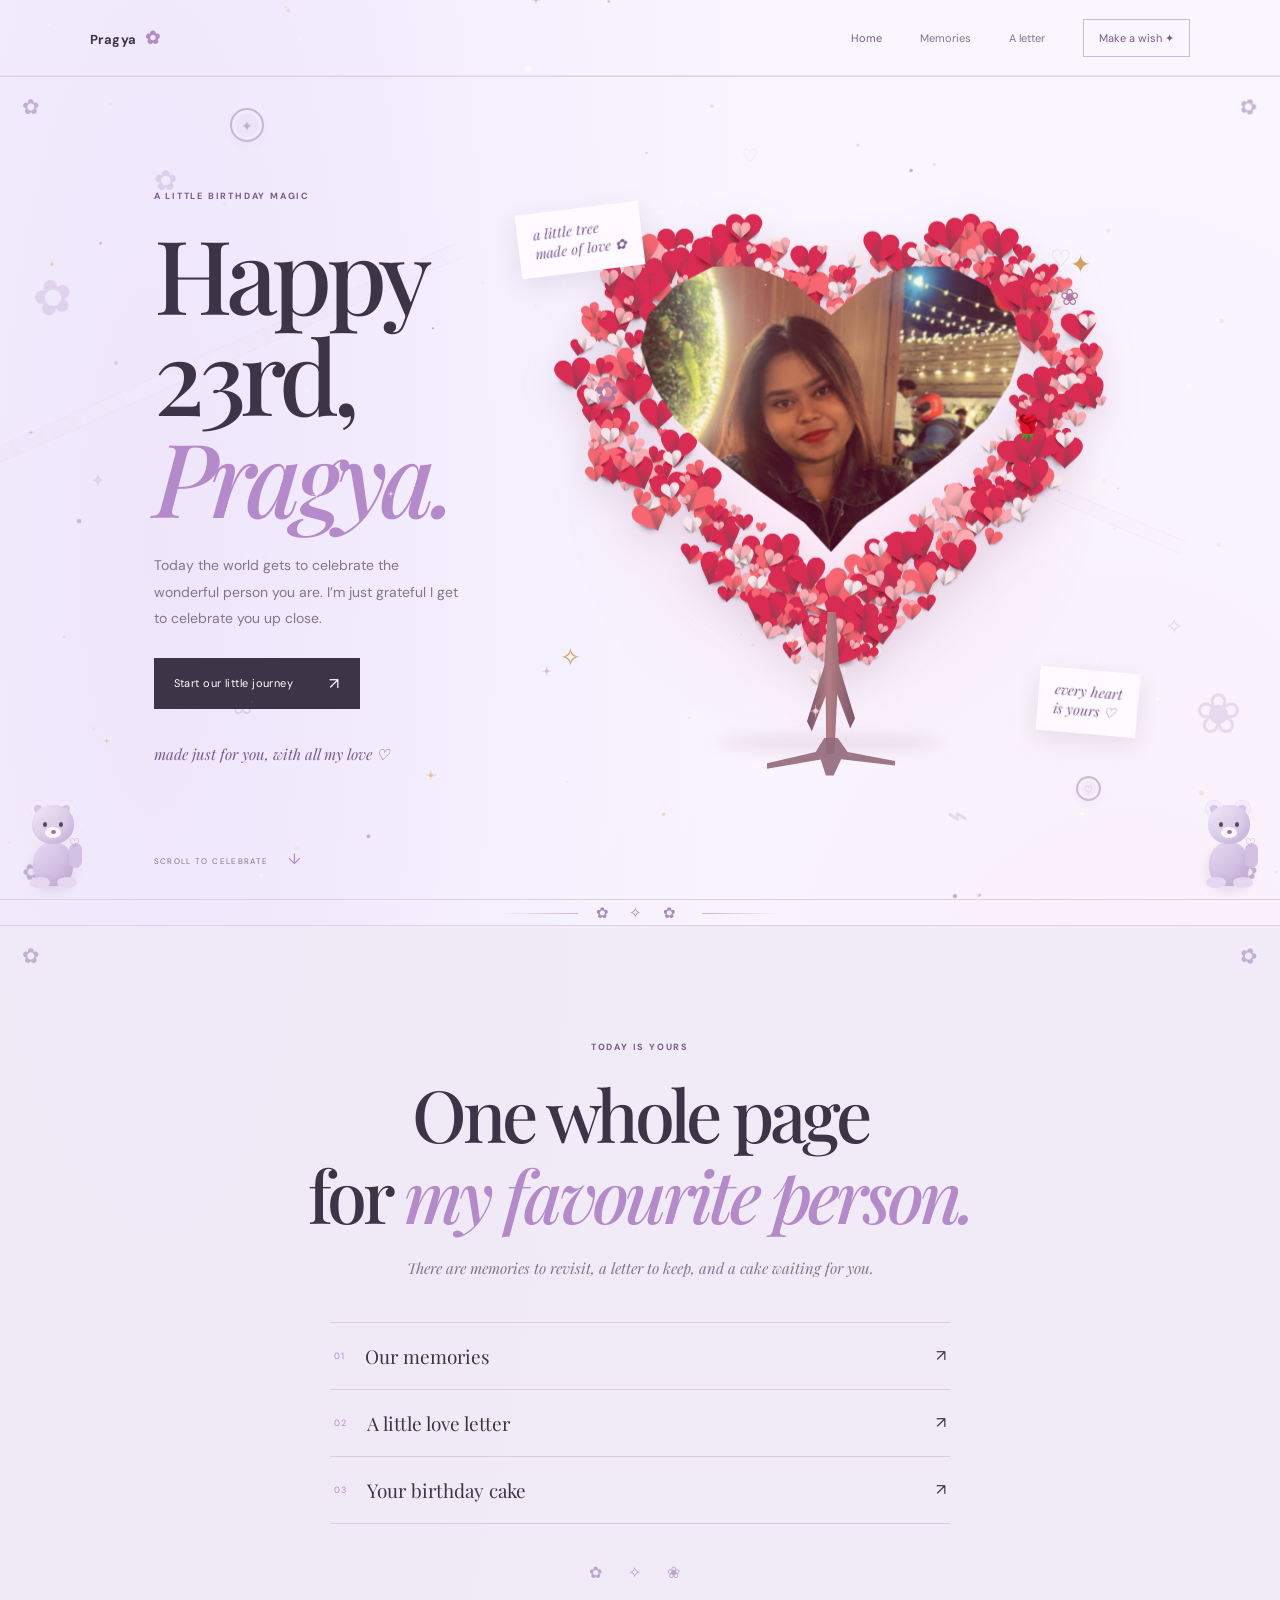
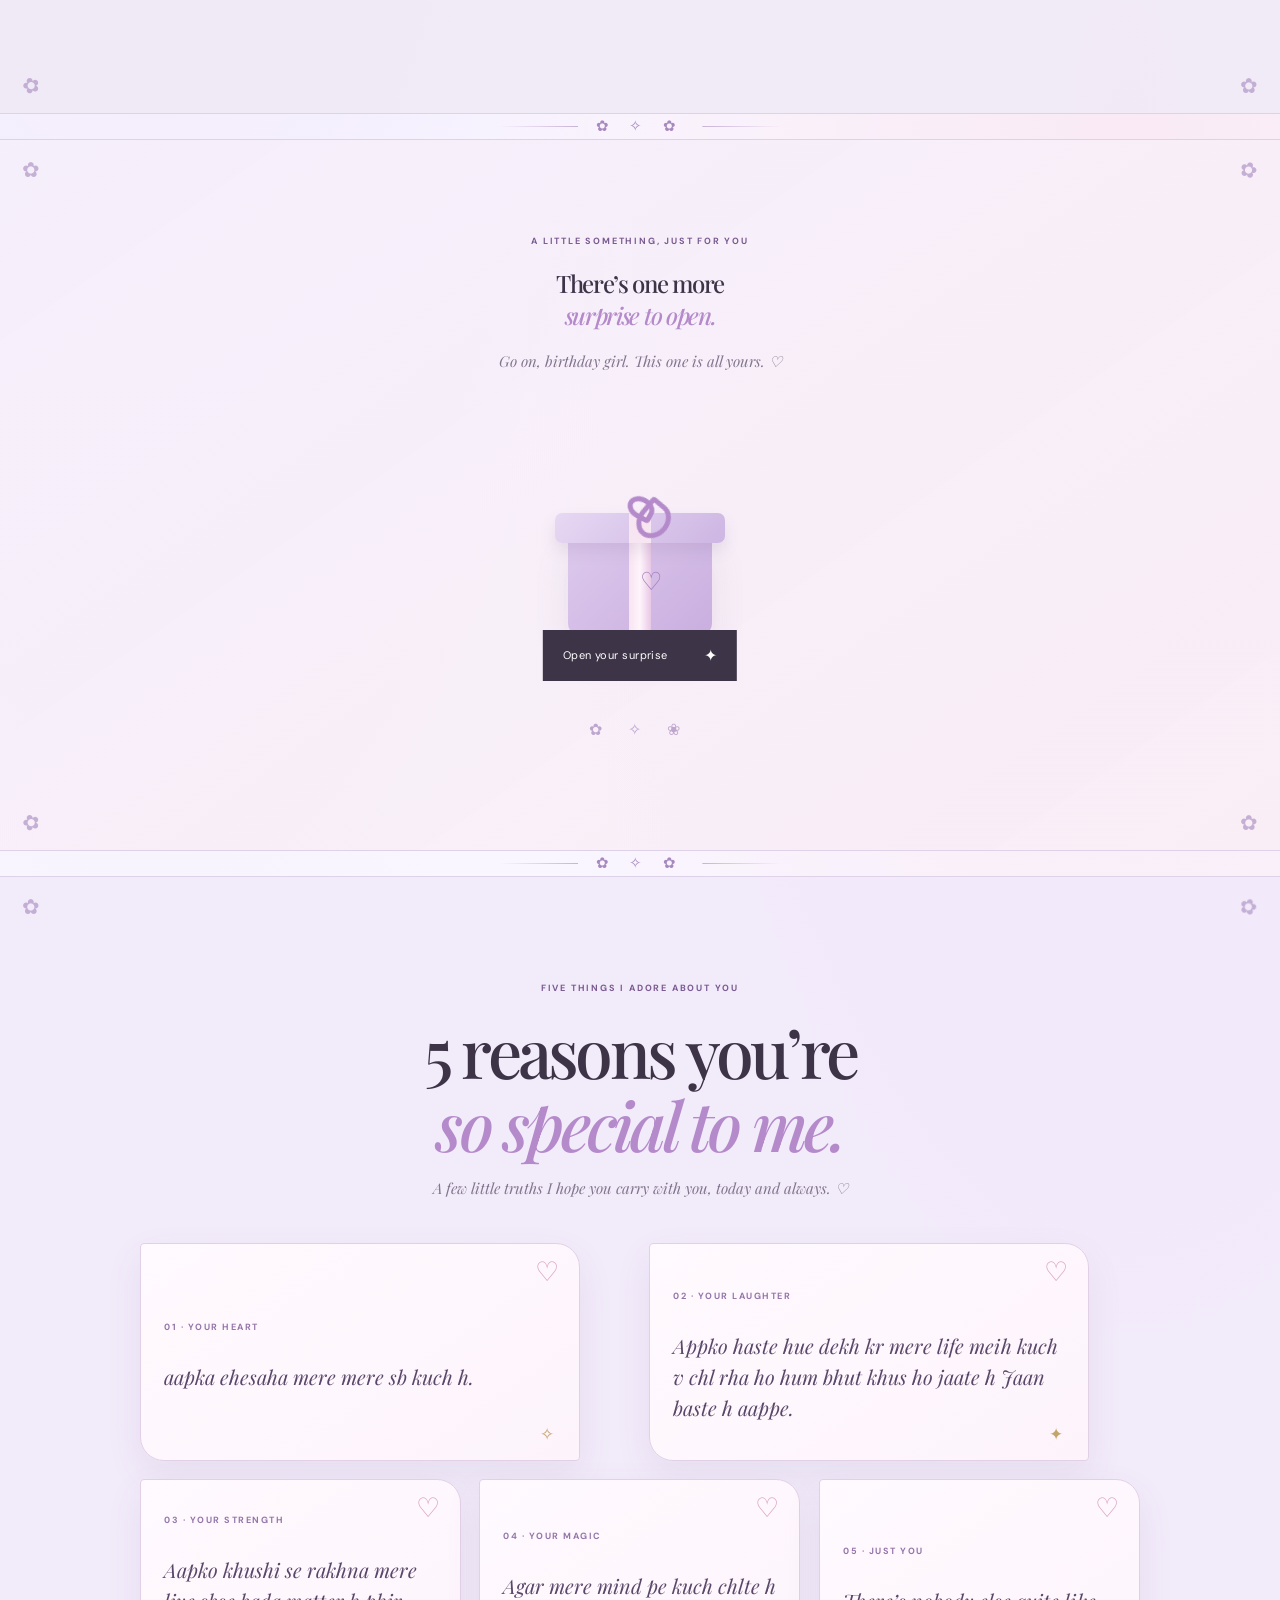
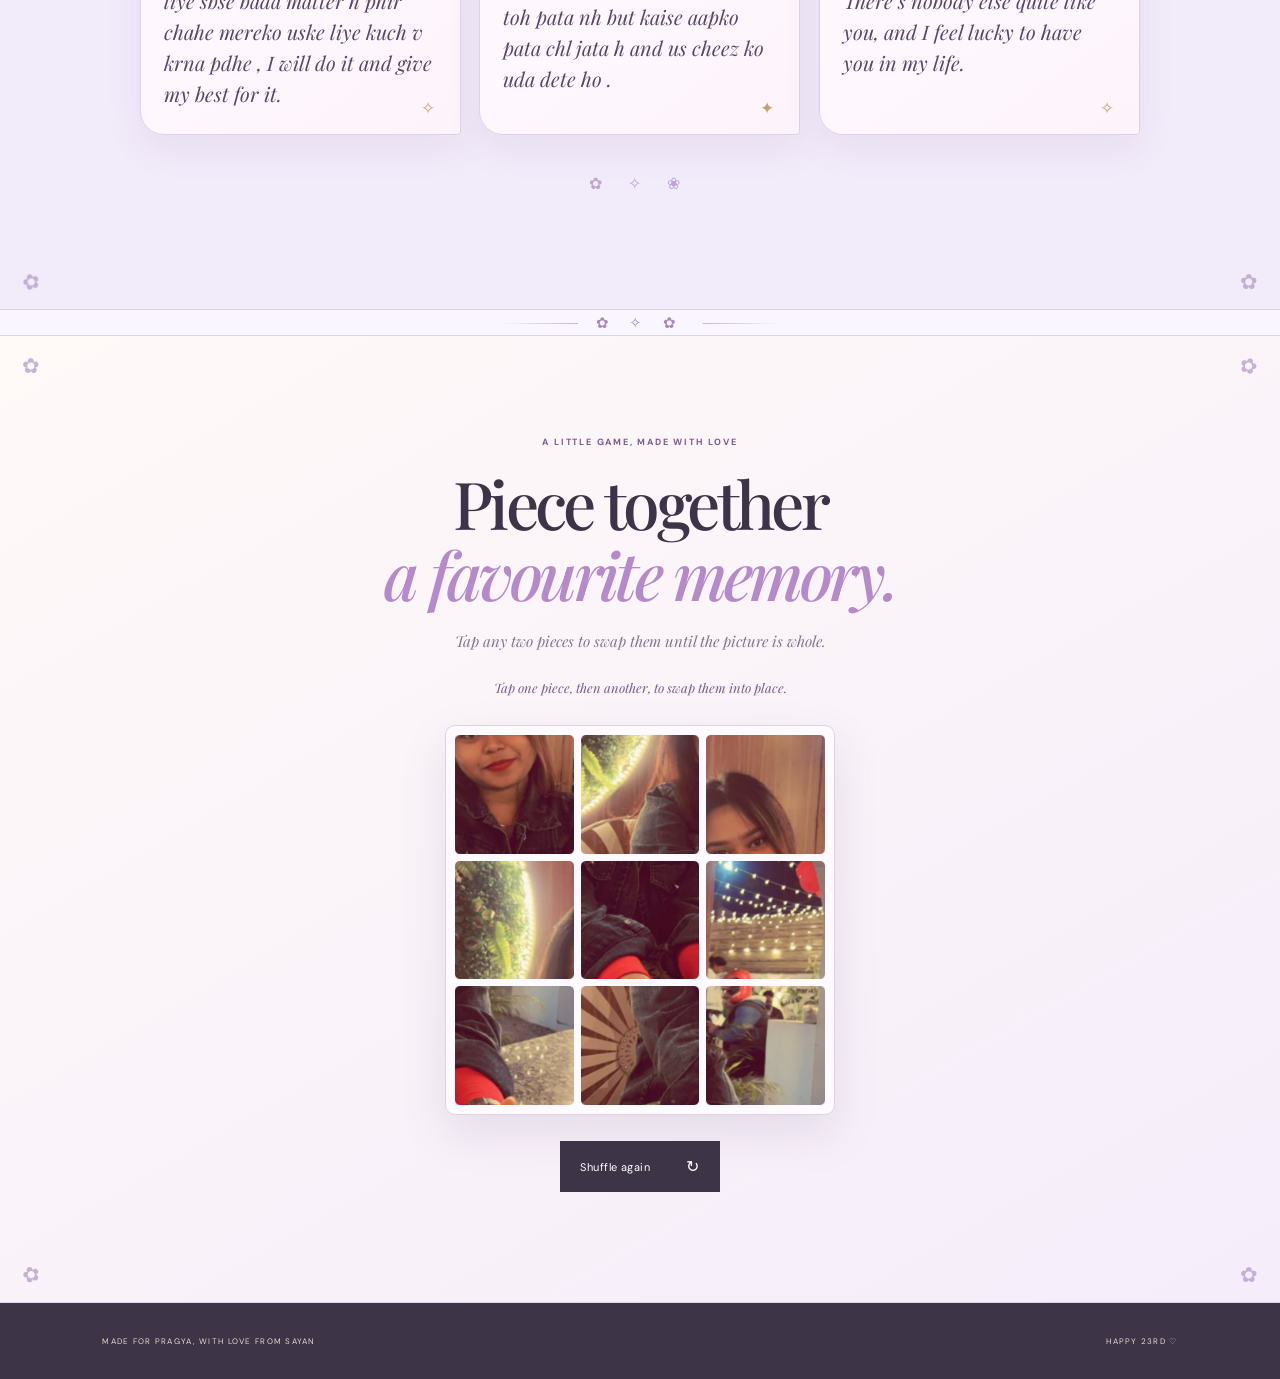
<file: index.html>
<!doctype html>
<html lang="en">
<head>
  <meta charset="utf-8">
  <meta name="viewport" content="width=device-width, initial-scale=1">
  <meta name="theme-color" content="#f9f6ff">
  <title>Happy 23rd, Pragya ✿</title>
  <link rel="preconnect" href="https://fonts.googleapis.com">
  <link rel="preconnect" href="https://fonts.gstatic.com" crossorigin>
  <link href="https://fonts.googleapis.com/css2?family=DM+Sans:wght@400;500;600;700&family=Playfair+Display:ital,wght@0,500;0,600;0,700;1,500;1,600&display=swap" rel="stylesheet">
  <link rel="stylesheet" href="style.css">
</head>
<body data-page="home">
  <canvas id="sparkles" aria-hidden="true"></canvas>
  <header class="site-header"><a class="brand" href="index.html">   Pragya <span>✿</span></a><nav><a class="active" href="index.html">Home</a><a href="memories.html">Memories</a><a href="letter.html">A letter</a><a class="nav-special" href="cake.html">Make a wish ✦</a></nav></header>
  <main>
    <section class="home-hero">
      <div class="hero-copy"><p class="eyebrow">A LITTLE BIRTHDAY MAGIC</p><h1>Happy 23rd,<br><em>Pragya.</em></h1><p class="hero-text">Today the world gets to celebrate the wonderful person you are. I’m just grateful I get to celebrate you up close.</p><a class="pill-button" href="memories.html">Start our little journey <span>↗</span></a><p class="handwritten">made just for you, with all my love ♡</p></div>
      <div class="hero-visual heart-tree-visual">
        <div class="heart-tree-scene" id="heartTreeScene" role="img" aria-label="A heart tree with a photo of Pragya inside its heart-shaped canopy">
          <div class="tree-aura"></div>
          <div class="heart-tree-canopy" id="heartTreeCanopy">
            <div class="heart-tree-artwork">
              <img class="heart-tree-art" src="assets/flying-heart-filled-heart-2.png" alt="" aria-hidden="true">
              <img class="tree-center-photo" src="assets/WhatsApp Image 2026-10-21 at 12.43.03 AM.jpeg" alt="" aria-hidden="true">
            </div>
          </div>
          <div class="heart-tree-trunk" aria-hidden="true"></div>
          <div class="heart-tree-roots" aria-hidden="true"></div>
          <div class="tree-ground" aria-hidden="true"></div>
          <span class="tree-flower tree-flower-one" aria-hidden="true">✿</span>
          <span class="tree-flower tree-flower-two" aria-hidden="true">❀</span>
          <span class="tree-rose" aria-hidden="true">🌹</span>
        </div>
        <span class="floating-note note-top">a little tree<br>made of love ✿</span>
        <span class="floating-note note-bottom">every heart<br>is yours ♡</span>
        <span class="twinkle twinkle-a">✦</span><span class="twinkle twinkle-b">✧</span>
      </div>
      <div class="scroll-cue">SCROLL TO CELEBRATE <span>↓</span></div>
    </section>
    <section class="home-note"><p class="eyebrow">TODAY IS YOURS</p><h2>One whole page<br>for <em>my favourite person.</em></h2><p>There are memories to revisit, a letter to keep, and a cake waiting for you.</p><div class="home-links"><a href="memories.html"><span>01</span> Our memories <b>↗</b></a><a href="letter.html"><span>02</span> A little love letter <b>↗</b></a><a href="cake.html"><span>03</span> Your birthday cake <b>↗</b></a></div></section>
    <section class="gift-surprise" id="gift-surprise">
      <p class="eyebrow">A LITTLE SOMETHING, JUST FOR YOU</p>
      <h2>There’s one more<br><em>surprise to open.</em></h2>
      <p>Go on, birthday girl. This one is all yours. ♡</p>
      <div class="gift-stage" id="giftStage">
        <div class="surprise-gift" aria-hidden="true"><div class="surprise-gift-body"><span class="surprise-gift-heart">♡</span></div><div class="surprise-gift-lid"></div><div class="gift-bow"></div></div>
        <article class="surprise-note" id="surpriseNote" aria-live="polite" hidden>
          <span class="eyebrow">A LITTLE NOTE FOR YOU</span>
          <h2>You are my favourite gift. ♡</h2>
          <p>I hope this year brings you soft mornings, big laughs, lovely adventures, and all the love your heart can hold.</p>
        </article>
        <button class="pill-button gift-open-button" id="openGift" type="button">Open your surprise <span>✦</span></button>
      </div>
    </section>
    <section class="reasons-section" aria-labelledby="reasonsTitle">
      <p class="eyebrow">FIVE THINGS I ADORE ABOUT YOU</p>
      <h2 id="reasonsTitle">5 reasons you’re<br><em>so special to me.</em></h2>
      <p>A few little truths I hope you carry with you, today and always. ♡</p>
      <div class="reasons-grid">
        <article class="reason-card"><span class="reason-heart" aria-hidden="true">♡</span><span class="reason-label">01 · YOUR HEART</span><p>aapka ehesaha mere mere sb kuch h.</p><span class="reason-sparkle" aria-hidden="true">✧</span></article>
        <article class="reason-card"><span class="reason-heart" aria-hidden="true">♡</span><span class="reason-label">02 · YOUR LAUGHTER</span><p>Appko haste hue dekh kr mere life meih kuch v chl rha ho hum bhut khus ho jaate h Jaan baste h aappe.</p><span class="reason-sparkle" aria-hidden="true">✦</span></article>
        <article class="reason-card"><span class="reason-heart" aria-hidden="true">♡</span><span class="reason-label">03 · YOUR STRENGTH</span><p>Aapko khushi se rakhna mere liye sbse bada matter h phir chahe mereko uske liye kuch v krna pdhe , I will do it and give my best for it.</p><span class="reason-sparkle" aria-hidden="true">✧</span></article>
        <article class="reason-card"><span class="reason-heart" aria-hidden="true">♡</span><span class="reason-label">04 · YOUR MAGIC</span><p>Agar mere mind pe kuch chlte h toh pata nh but kaise aapko pata chl jata h and us cheez ko uda dete ho .</p><span class="reason-sparkle" aria-hidden="true">✦</span></article>
        <article class="reason-card"><span class="reason-heart" aria-hidden="true">♡</span><span class="reason-label">05 · JUST YOU</span><p>There’s nobody else quite like you, and I feel lucky to have you in my life.</p><span class="reason-sparkle" aria-hidden="true">✧</span></article>
      </div>
    </section>
    <section class="photo-puzzle-section" aria-labelledby="puzzleTitle">
      <p class="eyebrow">A LITTLE GAME, MADE WITH LOVE</p>
      <h2 id="puzzleTitle">Piece together<br><em>a favourite memory.</em></h2>
      <p class="puzzle-intro">Tap any two pieces to swap them until the picture is whole.</p>
      <p class="puzzle-status" id="puzzleStatus" aria-live="polite">Loading the photo puzzle…</p>
      <div class="puzzle-board" id="puzzleBoard" aria-label="Photo puzzle, 3 by 3 pieces" hidden></div>
      <button class="puzzle-shuffle pill-button" id="shufflePuzzle" type="button" hidden>Shuffle again <span>↻</span></button>
      <dialog class="puzzle-surprise" id="puzzleSurprise" aria-labelledby="puzzleSurpriseTitle">
        <div class="puzzle-surprise-inner">
          <span class="puzzle-card-flower" aria-hidden="true">✿</span>
          <p class="eyebrow">YOU PUT EVERY PIECE TOGETHER</p>
          <h2 id="puzzleSurpriseTitle">Just like you make<br><em>my world whole.</em></h2>
          <p>Aaj k din i guess is one of the best day of my life as mere BabuShona ka birthday h Saayd  hum kv word meih nh keh payenge ki aap mere liye kitna special ho , kitna matter krte ho , I love you from the every part of my heart , mere aapke saath puri life chaiye babu ,hum aapko wo saari khushiyan dena chata hoon, jo aap chahte bh jo hum chate h aapko dena , mere liye poori duniya ho aap , Every little moment with you finds its place in my heart. Thank you for being my favourite person, my happiest thought, and the loveliest part of every day. Last hum yhi kehenge ki life meih kitne v problem hi q na aaye hum kv v aapko akele nh chorenge , And I will always love you more than anything else. I love you, Pragya. ♡</p>
          <button class="pill-button" id="closePuzzleNote" type="button">Keep this little note <span>♡</span></button>
        </div>
      </dialog>
    </section>
  </main>
  <footer><span>MADE FOR PRAGYA, WITH LOVE FROM SAYAN</span><span>HAPPY 23RD ♡</span></footer>
  <script src="script.js"></script>
</body>
</html>
</file>
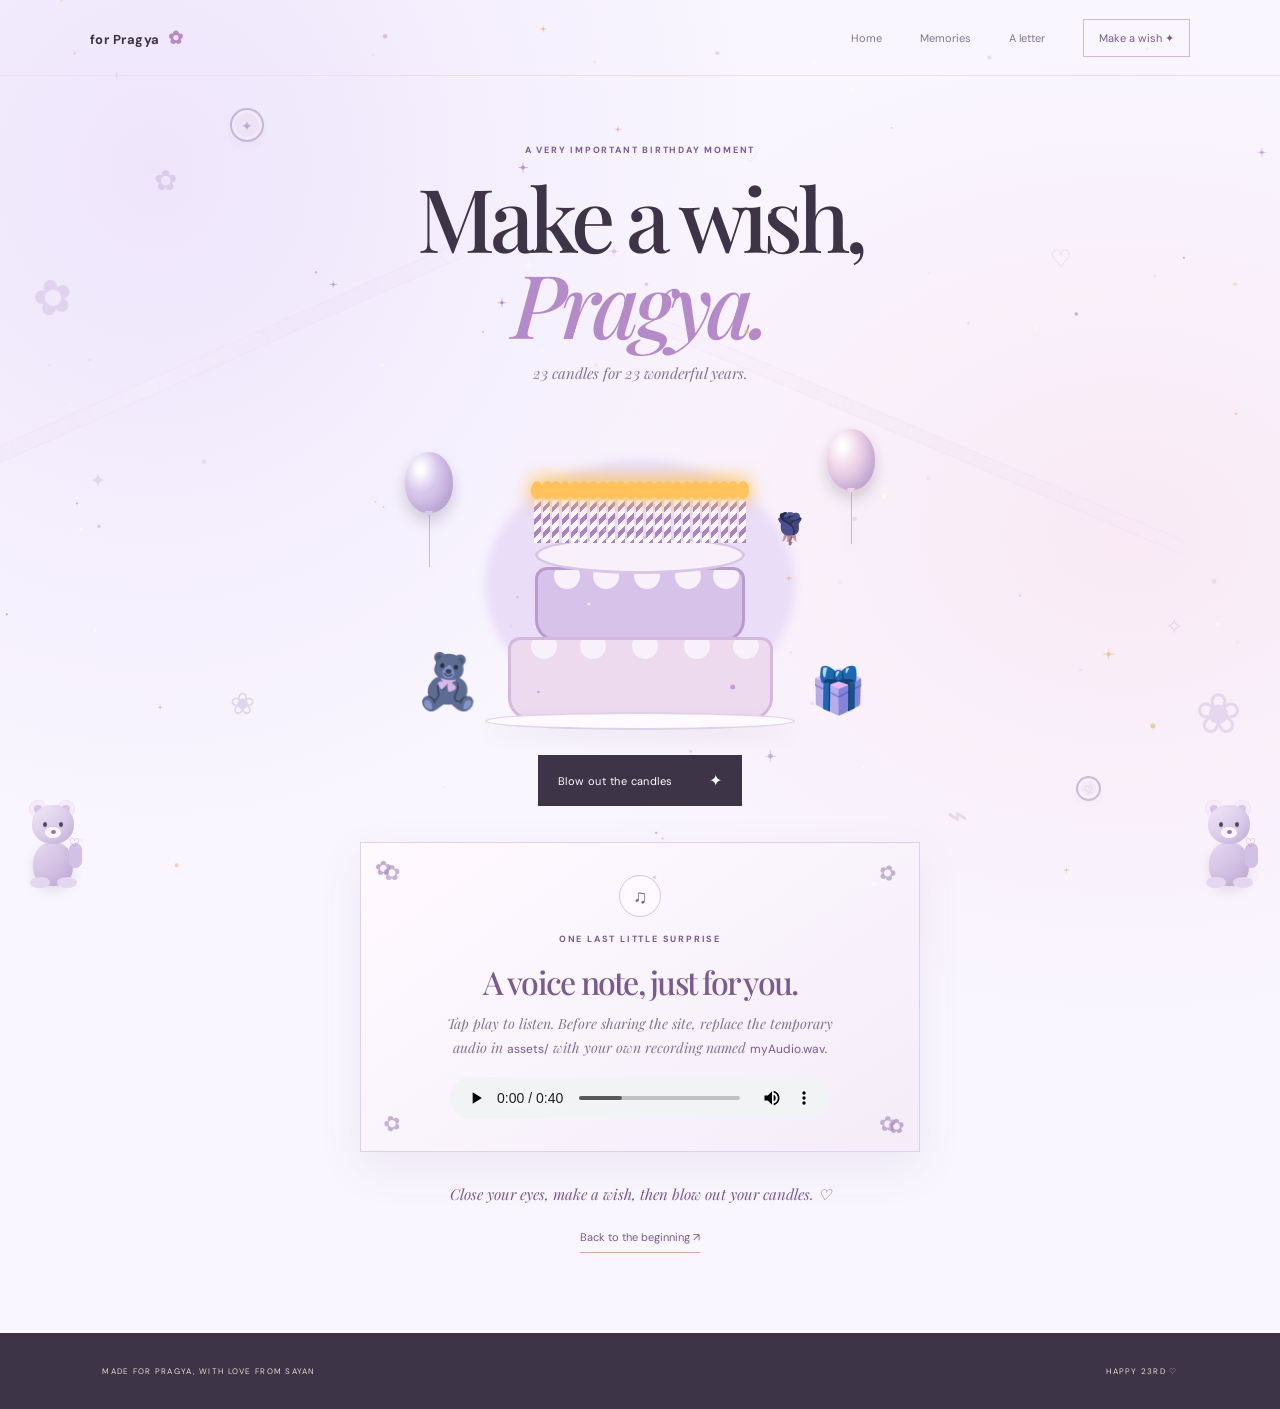
<file: cake.html>
<!doctype html>
<html lang="en">
<head><meta charset="utf-8"><meta name="viewport" content="width=device-width, initial-scale=1"><meta name="theme-color" content="#f9f6ff"><title>Make a Wish, Pragya!</title><link rel="preconnect" href="https://fonts.googleapis.com"><link rel="preconnect" href="https://fonts.gstatic.com" crossorigin><link href="https://fonts.googleapis.com/css2?family=DM+Sans:wght@400;500;600;700&family=Playfair+Display:ital,wght@0,500;0,600;0,700;1,500;1,600&display=swap" rel="stylesheet"><link rel="stylesheet" href="style.css"></head>
<body data-page="cake"><canvas id="sparkles" aria-hidden="true"></canvas><header class="site-header"><a class="brand" href="index.html">for Pragya <span>✿</span></a><nav><a href="index.html">Home</a><a href="memories.html">Memories</a><a href="letter.html">A letter</a><a class="nav-special active" href="cake.html">Make a wish ✦</a></nav></header>
<main class="cake-page"><p class="eyebrow">A VERY IMPORTANT BIRTHDAY MOMENT</p><h1>Make a wish,<br><em>Pragya.</em></h1><p class="cake-subtitle">23 candles for 23 wonderful years.</p><div class="cake-scene"><div class="cake-glow"></div><div class="cake"><div class="candles" id="candles"></div><div class="cake-top"></div><div class="cake-layer layer-one"><i></i><i></i><i></i><i></i><i></i></div><div class="cake-layer layer-two"><i></i><i></i><i></i><i></i><i></i></div><div class="cake-plate"></div></div><div class="cake-decor" aria-hidden="true"><span class="cake-decor-item cake-balloon cake-balloon-left"></span><span class="cake-decor-item cake-balloon cake-balloon-right"></span><span class="cake-decor-item cake-teddy">🧸</span><span class="cake-decor-item cake-gift">🎁</span><span class="cake-decor-item cake-rose">🌹</span></div></div><button class="pill-button blow-button" id="blowCandles" type="button">Blow out the candles <span>✦</span></button><article class="wish-reveal" id="wishReveal" aria-live="polite" hidden><span class="eyebrow">A SMALL MESSAGE</span><h2>Happy birthday, my love. ♡</h2><p>, I am a person with no paitence, but I am waiting for you , Because I genuinely love you more than anything else I just wanted to make you feel totally loved that way you deserved , I know I am not perfect and also sometimes boring , but Promise , I will not leave you for a single time alone  nor give up upon you anytime ,</p><span class="wish-signoff">Forever cheering for you ✿</span></article><section class="voice-note-card" aria-labelledby="voiceNoteTitle"><span class="voice-note-icon" aria-hidden="true">♫</span><p class="eyebrow">ONE LAST LITTLE SURPRISE</p><h2 id="voiceNoteTitle">A voice note, just for you.</h2><p>Tap play to listen. Before sharing the site, replace the temporary audio in <code>assets/</code> with your own recording named <code>myAudio.wav</code>.</p><audio class="voice-note-player" controls preload="metadata" aria-label="Play the birthday voice note"><source src="assets/myAudio.wav" type="audio/wav">Your browser does not support audio playback.</audio></section><p class="wish-result" id="wishResult" aria-live="polite">Close your eyes, make a wish, then blow out your candles. ♡</p><a class="back-home" href="index.html">Back to the beginning ↗</a></main><footer><span>MADE FOR PRAGYA, WITH LOVE FROM SAYAN</span><span>HAPPY 23RD ♡</span></footer><script src="script.js"></script></body></html>
</file>
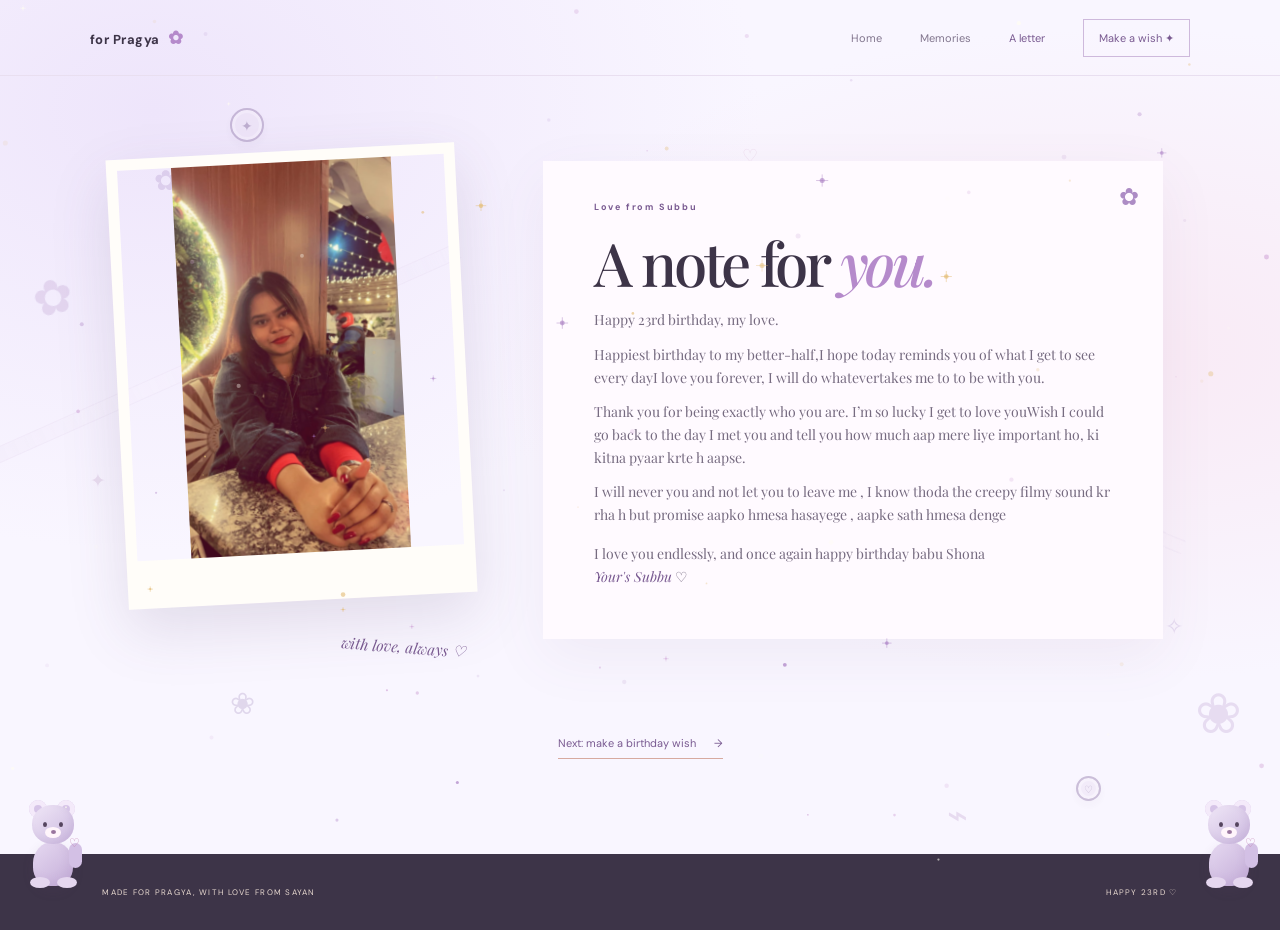
<file: letter.html>
<!doctype html>
<html lang="en">
<head><meta charset="utf-8"><meta name="viewport" content="width=device-width, initial-scale=1"><meta name="theme-color" content="#f9f6ff"><title>A Letter for Pragya</title><link rel="preconnect" href="https://fonts.googleapis.com"><link rel="preconnect" href="https://fonts.gstatic.com" crossorigin><link href="https://fonts.googleapis.com/css2?family=DM+Sans:wght@400;500;600;700&family=Playfair+Display:ital,wght@0,500;0,600;0,700;1,500;1,600&display=swap" rel="stylesheet"><link rel="stylesheet" href="style.css"></head>
<body data-page="letter"><canvas id="sparkles" aria-hidden="true"></canvas><header class="site-header"><a class="brand" href="index.html">for Pragya <span>✿</span></a><nav><a href="index.html">Home</a><a href="memories.html">Memories</a><a class="active" href="letter.html">A letter</a><a class="nav-special" href="cake.html">Make a wish ✦</a></nav></header>
<main class="letter-page"><div class="letter-side"><div class="letter-photo photo-frame" data-photo="letter"><span>a photo that feels like her</span></div><p class="handwritten">with love, always ♡</p></div><article class="letter-paper"><p class="eyebrow">Love from Subbu</p><h1>A note for <em>you.</em></h1><div class="letter-copy"><p>Happy 23rd birthday, my love.</p><p>Happiest birthday to my better-half,I hope today reminds you of what I get to see every dayI love you forever, I will do whatevertakes me to to be with you.</p><p>Thank you for being exactly who you are. I’m so lucky I get to love youWish I could go back to the day I met you and tell you how much aap mere liye important ho, ki kitna pyaar krte h aapse.</p><p>I will never you and not let you to leave me , I know thoda the creepy filmy sound kr rha h but promise aapko hmesa hasayege , aapke sath hmesa denge </p><p class="signoff">I love you endlessly, and once again happy birthday babu Shona <br><em>Your's Subbu</em> ♡</p></div></article><a class="next-link" href="cake.html">Next: make a birthday wish <span>→</span></a></main><footer><span>MADE FOR PRAGYA, WITH LOVE FROM SAYAN</span><span>HAPPY 23RD ♡</span></footer><script src="script.js"></script></body></html>
</file>
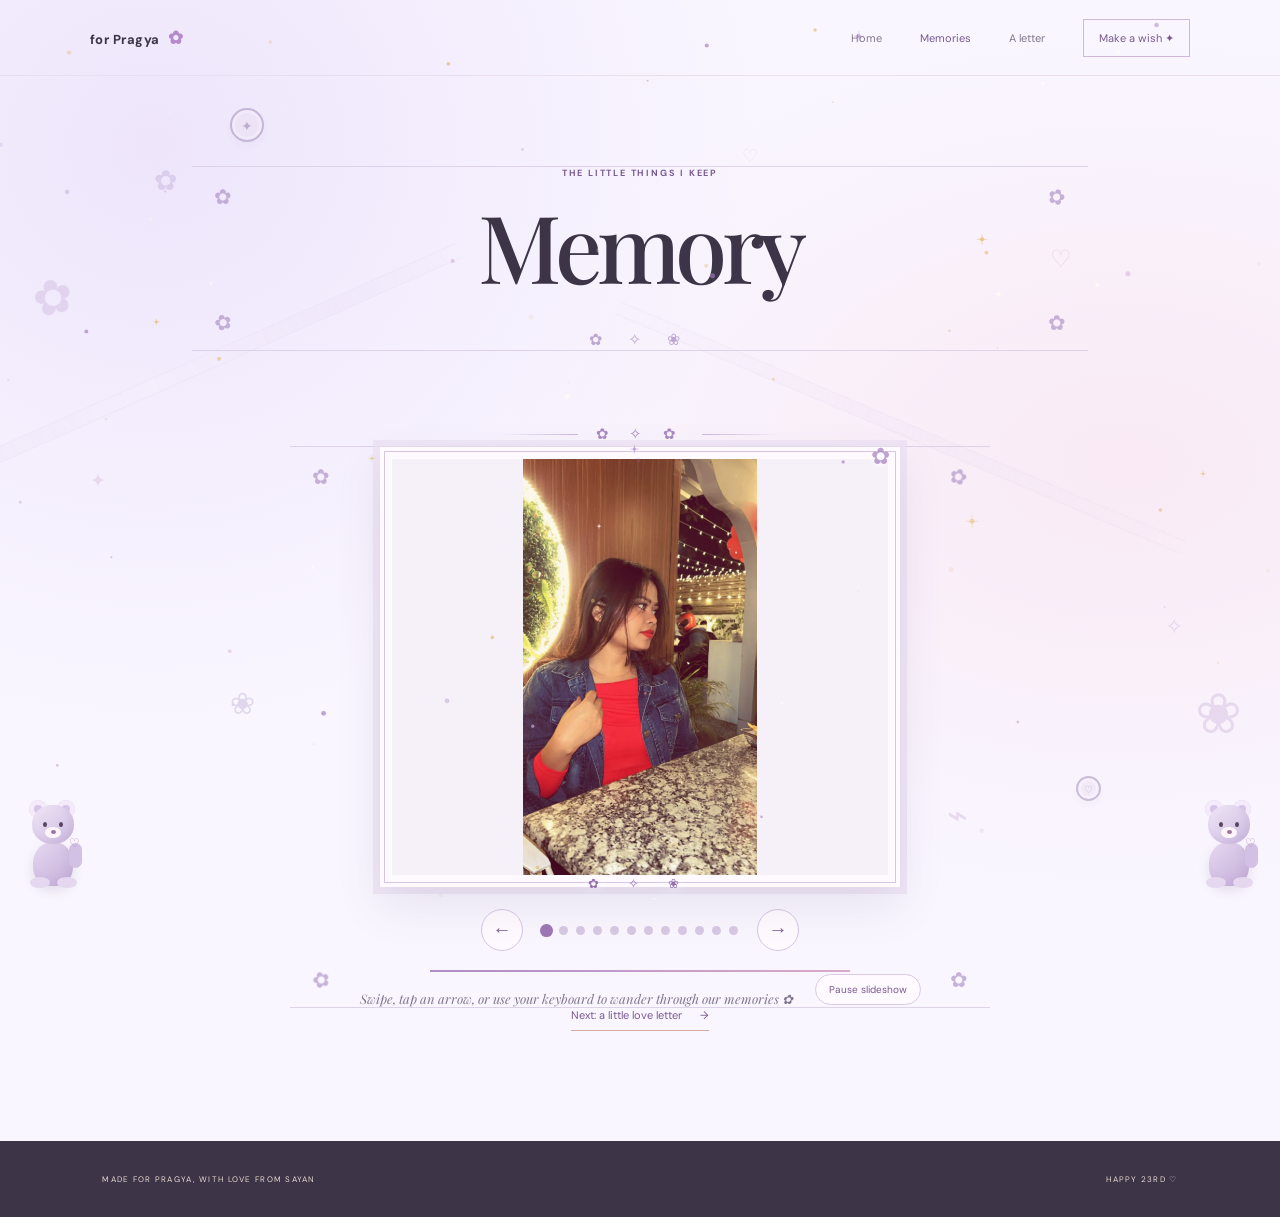
<file: memories.html>
<!doctype html>
<html lang="en">
<head><meta charset="utf-8"><meta name="viewport" content="width=device-width, initial-scale=1"><meta name="theme-color" content="#f9f6ff"><title>Memory · Pragya</title><link rel="preconnect" href="https://fonts.googleapis.com"><link rel="preconnect" href="https://fonts.gstatic.com" crossorigin><link href="https://fonts.googleapis.com/css2?family=DM+Sans:wght@400;500;600;700&family=Playfair+Display:ital,wght@0,500;0,600;0,700;1,500;1,600&display=swap" rel="stylesheet"><link rel="stylesheet" href="style.css"></head>
<body data-page="memories"><canvas id="sparkles" aria-hidden="true"></canvas><header class="site-header"><a class="brand" href="index.html">for Pragya <span>✿</span></a><nav><a href="index.html">Home</a><a class="active" href="memories.html">Memories</a><a href="letter.html">A letter</a><a class="nav-special" href="cake.html">Make a wish ✦</a></nav></header>
<main class="inner-page"><section class="page-intro"><p class="eyebrow">THE LITTLE THINGS I KEEP</p><h1>Memory</h1></section>
  <section class="memory-carousel" aria-label="Our photo memories">
  <div class="memory-grid memory-slider" id="memorySlider" role="region" tabindex="0" aria-label="Swipeable photo memories" aria-live="polite">
    <figure class="memory-card memory-large"><div class="memory-image" data-photo="memory-1"><span>add a favourite photo</span></div></figure>
    <figure class="memory-card"><div class="memory-image" data-photo="memory-2"><span>add a favourite photo</span></div></figure>
    <figure class="memory-card"><div class="memory-image" data-photo="memory-3"><span>add a favourite photo</span></div></figure>
    <figure class="memory-card"><div class="memory-image" data-photo="memory-4"><span>add a favourite photo</span></div></figure>
    <figure class="memory-card"><div class="memory-image" data-photo="memory-5"><span>add a favourite photo</span></div></figure>
    <figure class="memory-card"><div class="memory-image" data-photo="memory-6"><span>add a favourite photo</span></div></figure>
    <figure class="memory-card"><div class="memory-image" data-photo="memory-7"><span>add a favourite photo</span></div></figure>
    <figure class="memory-card"><div class="memory-image" data-photo="memory-8"><span>add a favourite photo</span></div></figure>
    <figure class="memory-card"><div class="memory-image" data-photo="memory-9"><span>add a favourite photo</span></div></figure>
    <figure class="memory-card"><div class="memory-image" data-photo="memory-10"><span>add a favourite photo</span></div></figure>
    <figure class="memory-card"><div class="memory-image" data-photo="memory-11"><span>add a favourite photo</span></div></figure>
    <figure class="memory-card"><div class="memory-image" data-photo="memory-12"><span>add a favourite photo</span></div></figure>
  </div>
  <div class="carousel-controls"><button class="carousel-arrow" type="button" data-slide-direction="-1" aria-label="Previous memory">←</button><div class="carousel-dots" id="carouselDots" role="group" aria-label="Choose a memory"></div><button class="carousel-arrow" type="button" data-slide-direction="1" aria-label="Next memory">→</button></div>
  <div class="carousel-progress" aria-hidden="true"><span id="carouselProgress"></span></div>
  <div class="carousel-footer"><p class="carousel-hint">Swipe, tap an arrow, or use your keyboard to wander through our memories ✿</p><button class="carousel-autoplay" type="button" id="carouselAutoplay" aria-pressed="false">Pause slideshow</button></div>
  </section>
  <a class="next-link" href="letter.html">Next: a little love letter <span>→</span></a></main><footer><span>MADE FOR PRAGYA, WITH LOVE FROM SAYAN</span><span>HAPPY 23RD ♡</span></footer><script src="script.js"></script></body></html>
</file>
<file: style.css>
:root {
  --paper: #f9f6ff;
  --ink: #3d3448;
  --muted: #82768e;
  --rose: #b58acb;
  --rose-dark: #795a91;
  --peach: #f1e6f5;
  --lavender: #d9c4eb;
  --serif: "Playfair Display", Georgia, serif;
  --sans: "DM Sans", Arial, sans-serif;
}

* { box-sizing: border-box; }
html { scroll-behavior: smooth; }
body { margin: 0; background: radial-gradient(ellipse at 12% 12%, #eee5fb 0, transparent 38%), radial-gradient(ellipse at 88% 38%, #f9eaf5 0, transparent 40%), var(--paper); color: var(--ink); font-family: var(--sans); overflow-x: hidden; }
body::before, body::after { position: fixed; z-index: 1; pointer-events: none; color: #ae8cc6; opacity: .24; font: 48px/1 var(--serif); content: "✿"; animation: flower-drift 9s ease-in-out infinite; }
body::before { left: 2.5vw; top: 30vh; transform: rotate(-14deg); }
body::after { content: "❀"; right: 3vw; bottom: 18vh; font-size: 56px; animation-delay: -4s; }
a { color: inherit; }
#sparkles { position: fixed; inset: 0; width: 100%; height: 100%; z-index: 8; pointer-events: none; }
.home-hero, .home-note, .gift-surprise, .reasons-section, .photo-puzzle-section, .inner-page, .letter-page, .cake-page, footer { position: relative; z-index: 1; }
.home-note, .gift-surprise, .reasons-section, .photo-puzzle-section, .inner-page, .letter-page, .cake-page { isolation: isolate; }
.decorated-section { position: relative; border-top: 1px solid #ded2e9; border-bottom: 1px solid #ded2e9; }
.section-corner { position: absolute; z-index: 2; color: #a789bf; opacity: .62; font: 21px/1 var(--serif); pointer-events: none; }
.section-corner-top-left { top: 18px; left: 22px; }
.section-corner-top-right { top: 18px; right: 22px; transform: rotate(18deg); }
.section-corner-bottom-left { bottom: 18px; left: 22px; transform: rotate(-18deg); }
.section-corner-bottom-right { bottom: 18px; right: 22px; }
.section-separator { position: relative; z-index: 2; width: min(280px, 72%); height: 27px; margin: -1px auto; display: grid; place-items: center; color: #a789bf; font-size: 15px; letter-spacing: .55em; }
.section-separator::before, .section-separator::after { content: ""; position: absolute; top: 50%; width: 28%; height: 1px; background: linear-gradient(90deg, transparent, #c8b3d8); }
.section-separator::before { left: 0; }
.section-separator::after { right: 0; transform: rotate(180deg); }
.background-ribbon { position: fixed; z-index: 0; width: 52vw; height: 16px; left: -14vw; top: 42vh; border: 1px solid #e3d6ed77; border-left: 0; border-right: 0; background: linear-gradient(90deg,transparent,#e8d9f155 20%,#fffaff33 50%,#e8d9f155 80%,transparent); opacity: .55; transform: rotate(-24deg); pointer-events: none; }
.background-ribbon::after { content: ""; position: absolute; width: 48vw; height: 12px; left: 54vw; top: 38vh; border-top: 1px solid #e3d6ed77; border-bottom: 1px solid #e3d6ed77; background: linear-gradient(90deg,transparent,#e8d9f155,transparent); transform: rotate(47deg); }
.shooting-star { position: fixed; z-index: 3; top: var(--star-y); left: var(--star-x); width: 90px; height: 1px; pointer-events: none; opacity: 0; background: linear-gradient(90deg, transparent, #fff, #c3a3dc); box-shadow: 0 0 8px #c3a3dc; transform: rotate(-28deg); animation: shooting-star 1.5s ease-out forwards; }
.occasional-quote { position: fixed; z-index: 5; left: 50%; bottom: 28px; width: min(390px, calc(100vw - 48px)); padding: 14px 20px; border: 1px solid #e0d2e9; border-radius: 999px; background: #fffaffed; color: #806796; text-align: center; font: italic 14px var(--serif); box-shadow: 0 8px 25px #66547820; pointer-events: none; transform: translate(-50%, 18px); opacity: 0; }
.occasional-quote.is-visible { animation: quote-appear 4.5s ease both; }
.site-header { height: 76px; padding: 0 7vw; display: flex; align-items: center; justify-content: space-between; border-bottom: 1px solid #e9dff0; position: relative; z-index: 10; }
.brand { font-size: 13px; font-weight: 700; letter-spacing: .04em; text-decoration: none; }
.brand span { color: var(--rose); margin-left: 5px; font-size: 18px; }
nav { display: flex; align-items: center; gap: clamp(14px, 3vw, 38px); }
nav a { color: var(--muted); text-decoration: none; font-size: 11px; transition: color .2s; }
nav a:hover, nav a.active { color: var(--rose-dark); }
nav .nav-special { border: 1px solid #ceb9dc; padding: 11px 15px; color: var(--rose-dark); }
.home-hero { min-height: 690px; height: calc(100vh - 76px); max-height: 900px; position: relative; display: grid; grid-template-columns: 1fr 1fr; gap: 6vw; align-items: center; padding: 70px 12vw 100px; }
.hero-copy { position: relative; z-index: 1; animation: fade-up .9s both; }
.eyebrow { color: var(--rose-dark); font-weight: 700; font-size: 9px; letter-spacing: .2em; margin: 0 0 20px; }
h1, h2 { font-family: var(--serif); font-weight: 500; letter-spacing: -.055em; }
.home-hero h1 { font-size: clamp(64px, 8vw, 108px); line-height: .99; margin: 0; }
h1 em, h2 em { color: var(--rose); font-weight: 500; }
.hero-text { max-width: 390px; color: var(--muted); font-size: 14px; line-height: 1.9; margin: 26px 0; }
.pill-button { display: inline-flex; align-items: center; gap: 36px; padding: 15px 20px; background: var(--ink); color: white; border: 0; text-decoration: none; font: 11px var(--sans); letter-spacing: .04em; cursor: pointer; transition: transform .25s, background .25s, box-shadow .25s; }
.pill-button:hover { transform: translateY(-3px); background: var(--rose-dark); box-shadow: 0 12px 28px #795a9130; }
.pill-button span { font-size: 16px; }
.handwritten { color: var(--rose-dark); font: italic 15px var(--serif); margin-top: 35px; }
.hero-visual { height: min(62vh, 560px); min-height: 390px; position: relative; display: grid; place-items: center; animation: photo-in 1.1s .15s both; }
.heart-tree-visual { height: min(75vh, 680px); min-height: 600px; }
.heart-tree-scene { width: min(48vw, 590px); height: 590px; position: relative; display: grid; place-items: center; isolation: isolate; }
.tree-aura { position: absolute; z-index: -1; width: 90%; aspect-ratio: 1; border-radius: 50%; background: radial-gradient(circle, #ffe9f5d9 0, #f5e7f7a8 45%, transparent 72%); animation: halo 7s ease-in-out infinite; }
.heart-tree-canopy { position: absolute; top: 2px; left: 50%; width: min(52vw, 560px); height: 520px; transform: translateX(-50%); }
.heart-tree-artwork { position: absolute; z-index: 2; top: 50%; left: 50%; width: 100%; aspect-ratio: 4100 / 3490; transform: translate(-50%, -50%); }
.heart-tree-art { position: absolute; inset: 0; width: 100%; height: 100%; object-fit: fill; filter: drop-shadow(0 13px 18px #9b617e30); animation: tree-art-appear 1.2s cubic-bezier(.2,.75,.25,1) both; }
.tree-center-photo { position: absolute; z-index: 1; left: 50%; top: 3%; width: 68%; height: 68%; transform: translateX(-50%); object-fit: cover; object-position: center 28%; clip-path: polygon(50% 100%, 43% 91%, 31% 81%, 19% 70%, 9% 59%, 3% 48%, 0 37%, 2% 27%, 9% 18%, 19% 12%, 30% 12%, 40% 17%, 50% 27%, 60% 17%, 70% 12%, 81% 12%, 91% 18%, 98% 27%, 100% 37%, 97% 48%, 91% 59%, 81% 70%, 69% 81%, 57% 91%); filter: drop-shadow(0 3px 7px #68405060); animation: tree-photo-appear .9s .45s both; }
.heart-tree-trunk { position: absolute; z-index: 1; top: 422px; left: 50%; width: 48px; height: 142px; transform: translateX(-50%); background: linear-gradient(90deg,#7a5268,#b27e83 45%,#7b5369); clip-path: polygon(43% 0,60% 0,67% 38%,100% 75%,90% 82%,63% 58%,57% 100%,40% 100%,39% 59%,10% 84%,0 77%,36% 38%); filter: drop-shadow(0 7px 4px #795a9130); animation: trunk-grow .9s .25s both; transform-origin: top center; }
.heart-tree-roots { position: absolute; z-index: 1; top: 548px; left: 50%; width: 128px; height: 38px; transform: translateX(-50%); background: #936a7a; clip-path: polygon(45% 0,55% 0,63% 38%,100% 62%,100% 74%,58% 57%,52% 100%,46% 100%,42% 58%,0 82%,0 68%,38% 38%); opacity: .9; }
.tree-ground { position: absolute; bottom: 28px; left: 50%; width: 230px; height: 19px; transform: translateX(-50%); border-radius: 50%; background: #d7b5d354; filter: blur(7px); }
.tree-flower { position: absolute; z-index: 2; color: #b1779e; text-shadow: 0 0 12px #fff; animation: bob 4s ease-in-out infinite; }
.tree-flower-one { top: 183px; left: 10%; font-size: 29px; }
.tree-flower-two { top: 92px; right: 8%; font-size: 23px; animation-delay: -1.5s; }
.tree-rose { position: absolute; z-index: 2; top: 222px; right: 14%; font-size: 25px; filter: drop-shadow(0 3px 3px #74454a24); animation: bob 5s ease-in-out infinite reverse; }
.heart-tree-visual .floating-note { z-index: 3; }
.heart-tree-visual .note-top { top: 9%; left: -3%; }
.heart-tree-visual .note-bottom { right: -2%; bottom: 13%; }
.halo { position: absolute; width: min(39vw, 420px); aspect-ratio: 1; border-radius: 50%; background: radial-gradient(circle, #e5d5f3 0, #f0e8fa 58%, transparent 70%); animation: halo 7s ease-in-out infinite; }
.photo-frame { position: relative; width: 73%; height: 88%; background: linear-gradient(145deg, #e9e0f6, #d7c5e9 56%, #f0e3f2); border: 11px solid #fffdf9; border-bottom-width: 48px; box-shadow: 0 22px 55px #58436b25; transform: rotate(2deg); z-index: 1; display: grid; place-items: center; overflow: hidden; color: #725d82; font-size: 11px; letter-spacing: .08em; text-align: center; }
.photo-frame[data-photo="cover"] { background-position: center; background-size: cover; }
.photo-frame.has-image span { display: none; }
.floating-note { position: absolute; z-index: 2; padding: 13px 16px; background: #fffaff; box-shadow: 0 8px 25px #62507820; color: var(--rose-dark); font: italic 14px/1.35 var(--serif); }
.note-top { top: 12%; left: 0; transform: rotate(-7deg); animation: bob 5s ease-in-out infinite; }
.note-bottom { right: -2%; bottom: 10%; transform: rotate(5deg); animation: bob 6s ease-in-out infinite reverse; }
.twinkle { position: absolute; color: #d2a25e; font-size: 25px; animation: twinkle 1.7s alternate infinite; }
.twinkle-a { top: 15%; right: 6%; }.twinkle-b { left: 4%; bottom: 22%; animation-delay: .7s; }
.party-decor { position: absolute; inset: 0; z-index: 2; pointer-events: none; }
.party-item { position: absolute; display: block; filter: drop-shadow(0 8px 10px #49354820); animation: bob 5s ease-in-out infinite; }
.party-balloon, .cake-balloon { width: clamp(34px, 4vw, 54px); height: clamp(44px, 5.4vw, 68px); border-radius: 50% 50% 47% 47%; background: radial-gradient(ellipse at 32% 28%, #fff 0 5%, var(--balloon-color, #d8c5ed) 38%, #b7a0d1 100%); box-shadow: inset -6px -5px 10px #75558b20, 0 8px 15px #49354816; }
.party-balloon::before, .cake-balloon::before { content: ""; position: absolute; left: 50%; bottom: -7px; transform: translateX(-50%); border-left: 4px solid transparent; border-right: 4px solid transparent; border-top: 9px solid var(--balloon-color, #d8c5ed); }
.party-balloon::after, .cake-balloon::after { content: ""; position: absolute; left: 50%; top: calc(100% + 2px); height: 52px; border-left: 1px solid #a995b1; opacity: .6; }
.party-balloon-one { --balloon-color: #d4c4ea; }
.party-balloon-two { --balloon-color: #efd1e6; }
.party-balloon-one { left: 3%; top: 29%; }.party-balloon-two { right: 3%; bottom: 24%; animation-delay: -2s; }
.party-rose { right: 5%; top: 34%; font-size: 37px; animation-delay: -1s; filter: grayscale(.25) sepia(.25) hue-rotate(250deg) saturate(.55) brightness(1.15); }
.party-teddy { left: 1%; bottom: 12%; font-size: clamp(40px, 5vw, 62px); animation-delay: -3s; filter: hue-rotate(210deg) saturate(.55); }
.party-gift { right: 1%; top: 9%; font-size: 37px; animation-delay: -2.5s; filter: hue-rotate(210deg) saturate(.7); }
.token-chip { position: absolute; width: 34px; height: 34px; border: 2px solid #927baa; border-radius: 50%; background: #e8def2; color: #806799; opacity: .45; display: grid; place-items: center; box-shadow: inset 0 0 0 3px #ffffff80, 0 4px 10px #69567c15; font: 14px var(--serif); }
.ambient-token { position: fixed; z-index: 1; pointer-events: none; }
.token-one { left: 18%; top: 12%; }.token-two { right: 14%; bottom: 11%; width: 25px; height: 25px; font-size: 10px; }
.festive-layer { position: fixed; inset: 0; z-index: 0; overflow: hidden; pointer-events: none; }
.festive-balloon { position: absolute; bottom: -100px; width: 34px; height: 43px; border-radius: 50% 50% 47% 47%; opacity: .33; background: var(--balloon-color, #cdb7e4); box-shadow: inset -6px -4px 10px #75558b18, inset 5px 5px 10px #ffffff80; animation: balloon-float var(--float-time, 23s) linear infinite; animation-delay: var(--float-delay, 0s); }
.festive-balloon::before { content: ""; position: absolute; width: 0; height: 0; left: 50%; bottom: -7px; transform: translateX(-50%); border-left: 4px solid transparent; border-right: 4px solid transparent; border-top: 8px solid var(--balloon-color, #cdb7e4); }
.festive-balloon::after { content: ""; position: absolute; left: 50%; top: calc(100% + 1px); width: 1px; height: 85px; background: #a995b1; opacity: .5; }
.festive-mark { position: absolute; color: var(--mark-color, #ae91c8); opacity: .27; font-size: var(--mark-size, 20px); animation: mark-float var(--float-time, 12s) ease-in-out infinite alternate; animation-delay: var(--float-delay, 0s); }
.falling-petal { position: fixed; z-index: 7; top: -32px; pointer-events: none; color: var(--petal-color, #bf9bcc); opacity: .62; text-shadow: 0 1px 5px #fff8; animation: petal-fall var(--petal-duration, 8s) linear forwards; will-change: transform, opacity; }
.falling-heart-particle { position: fixed; z-index: 7; top: -36px; pointer-events: none; color: var(--heart-color, #d89fbd); opacity: .74; text-shadow: 0 1px 7px #fff9; animation: heart-fall var(--heart-duration, 10s) linear forwards; will-change: transform, opacity; }
.floating-heart-particle { position: fixed; z-index: 4; bottom: -30px; pointer-events: none; color: var(--heart-color, #d89fbd); opacity: 0; text-shadow: 0 0 10px #fff8; animation: heart-float var(--heart-duration, 8s) ease-out forwards; will-change: transform, opacity; }
.corner-bear { position: fixed; z-index: 4; bottom: 14px; width: 72px; height: 86px; pointer-events: none; animation: bear-bob 3.7s ease-in-out infinite; }
.corner-bear-left { left: 16px; }
.corner-bear-right { right: 16px; animation-delay: -1.8s; }
.bear-body { position: absolute; left: 17px; bottom: 0; width: 40px; height: 44px; border-radius: 48% 48% 42% 42%; background: linear-gradient(140deg,#e6d9f1,#c4add8); box-shadow: inset -4px -5px 8px #9d83b322, 0 5px 12px #5b456522; }
.bear-head { position: absolute; z-index: 2; left: 16px; top: 5px; width: 42px; height: 39px; border-radius: 48%; background: linear-gradient(140deg,#f0e7f7,#cbb8df); box-shadow: inset -3px -3px 6px #9d83b322; }
.bear-ear { position: absolute; z-index: 1; top: 0; width: 18px; height: 18px; border-radius: 50%; background: #d6c4e7; box-shadow: inset 0 0 0 5px #f4eafa; }
.bear-ear-left { left: 13px; }.bear-ear-right { right: 13px; }
.bear-eye { position: absolute; top: 17px; width: 4px; height: 5px; border-radius: 50%; background: #55455f; }
.bear-eye-left { left: 11px; }.bear-eye-right { right: 11px; }
.bear-muzzle { position: absolute; left: 13px; top: 22px; width: 16px; height: 11px; border-radius: 50%; background: #fff5fb; }
.bear-muzzle::before { content: ""; position: absolute; left: 6px; top: 3px; width: 5px; height: 4px; border-radius: 50%; background: #99759e; }
.bear-arm { position: absolute; z-index: 3; top: 43px; right: 6px; width: 13px; height: 25px; border-radius: 12px; background: #d3c0e5; transform-origin: 50% 5px; animation: bear-wave 1.4s ease-in-out infinite alternate; }
.bear-foot { position: absolute; z-index: 2; bottom: -2px; width: 20px; height: 11px; border-radius: 50%; background: #e5d7ef; }
.bear-foot-left { left: 14px; }.bear-foot-right { right: 11px; }
.bear-heart { position: absolute; z-index: 4; right: 8px; top: 35px; color: #c487b4; font-size: 12px; }
.memory-image { position: relative; }
.memory-image::after { content: "✿"; position: absolute; right: -3px; top: -18px; color: #ad8ac4; opacity: .78; font-size: 23px; text-shadow: 0 2px 5px #fff; }
.memory-image { position: relative; }
.memory-image::after { content: "✿"; position: absolute; right: -3px; top: -18px; color: #ad8ac4; opacity: .78; font-size: 23px; text-shadow: 0 2px 5px #fff; }
.scroll-cue { position: absolute; bottom: 30px; left: 12vw; color: var(--muted); font-size: 8px; letter-spacing: .17em; }
.scroll-cue span { color: var(--rose); margin-left: 16px; font-size: 15px; }
.home-note { padding: 115px 17vw 130px; text-align: center; background: #f0e9f7e8; }
.home-note::after, .gift-surprise::after, .reasons-section::after, .page-intro::after { content: "✿  ✧  ❀"; display: block; width: max-content; margin: 38px auto 0; color: #a789bf; letter-spacing: .7em; font-size: 16px; opacity: .72; }
.home-note h2 { font-size: clamp(43px, 6vw, 72px); line-height: 1.12; margin: 0; }
.home-note > p:not(.eyebrow) { color: var(--muted); font: italic 15px/1.7 var(--serif); margin: 22px auto 40px; }
.home-links { max-width: 620px; margin: 0 auto; text-align: left; border-top: 1px solid #d9cce4; }
.home-links a { display: flex; align-items: center; gap: 20px; padding: 20px 4px; border-bottom: 1px solid #d9cce4; text-decoration: none; font: 19px var(--serif); transition: padding .25s, color .25s; }
.home-links a:hover { padding-left: 13px; color: var(--rose-dark); }
.home-links a span { color: var(--rose); font: 9px var(--sans); letter-spacing: .1em; }
.home-links a b { margin-left: auto; font: 16px var(--sans); }
footer { min-height: 76px; display: flex; align-items: center; justify-content: space-between; padding: 0 8vw; background: var(--ink); color: #e8d9d0; font-size: 8px; letter-spacing: .16em; }
.gift-surprise { padding: 95px 8vw 110px; text-align: center; background: linear-gradient(145deg, #f5effbec, #f9edf5e8); }
.gift-surprise > p:not(.eyebrow) { color: var(--muted); font: italic 15px var(--serif); margin: 12px 0 25px; }
.gift-stage { min-height: 285px; max-width: 700px; margin: 0 auto 18px; position: relative; display: grid; place-items: center; }
.surprise-gift { width: 170px; height: 150px; position: absolute; bottom: 44px; transition: transform .6s ease; }
.surprise-gift-body { position: absolute; left: 13px; bottom: 0; width: 144px; height: 102px; border-radius: 8px 8px 14px 14px; background: linear-gradient(135deg,#ddc9ed,#c9aedf); box-shadow: 0 18px 35px #725b831f; }
.surprise-gift-body::before { content: ""; position: absolute; left: 61px; top: 0; width: 22px; height: 100%; background: linear-gradient(90deg,#f8e4f2,#fff4fb,#e8c8e5); }
.surprise-gift-lid { position: absolute; left: 0; bottom: 94px; z-index: 3; width: 170px; height: 30px; border-radius: 7px; background: linear-gradient(135deg,#e7d8f3,#cdb6e3); box-shadow: 0 8px 15px #725b8320; transform-origin: 12% 90%; transition: transform .85s cubic-bezier(.2,.8,.2,1), opacity .7s; }
.surprise-gift-lid::before { content: ""; position: absolute; left: 74px; top: 0; width: 22px; height: 100%; background: #f7e5f1; }
.gift-bow { position: absolute; z-index: 4; left: 72px; bottom: 118px; width: 28px; height: 22px; border: 5px solid #b58acb; border-radius: 50% 50% 4px 50%; transform: rotate(28deg); transition: transform .6s, opacity .3s; }
.gift-bow::after { content: ""; position: absolute; left: 7px; top: -5px; width: 28px; height: 22px; border: 5px solid #b58acb; border-radius: 50% 50% 50% 4px; transform: rotate(102deg); }
.surprise-gift-heart { position: absolute; z-index: 2; left: 72px; top: 30px; color: #9c74b7; font-size: 25px; }
.gift-open-button { position: absolute; z-index: 5; left: 50%; bottom: 0; transform: translateX(-50%); white-space: nowrap; }
.gift-open-button:hover { transform: translate(-50%, -3px); }
.surprise-note { position: relative; z-index: 2; width: min(420px, 88%); padding: 30px 34px; border: 1px solid #e5d8eb; border-radius: 8px; background: #fffaff; box-shadow: 0 20px 55px #725b831c; opacity: 0; transform: translateY(35px) scale(.9); pointer-events: none; transition: opacity .65s .25s, transform .7s .2s; }
.surprise-note p { margin: 8px 0 0; color: var(--muted); font: italic 15px/1.7 var(--serif); }
.surprise-note h2 { margin: 10px 0; color: var(--rose-dark); font-size: clamp(27px, 4vw, 38px); }
.gift-stage.is-open .surprise-gift { transform: translateY(50px) scale(.8); }
.surprise-gift-lid { transform-style: preserve-3d; backface-visibility: hidden; }
.gift-stage.is-open .surprise-gift-lid { transform: perspective(480px) translate(-55px, -100px) rotateX(38deg) rotate(-35deg); opacity: 0; }
.gift-stage.is-open .gift-bow { transform: translate(-45px, -95px) rotate(30deg); opacity: 0; }
.gift-stage.is-open .surprise-note { opacity: 1; transform: translateY(-8px) scale(1); }
.gift-stage.is-open .surprise-gift-body { animation: gift-glow 1.3s ease-out both; }
.gift-stage.is-open { min-height: 390px; }
.gift-stage.is-open .gift-open-button { opacity: 0; visibility: hidden; pointer-events: none; }
.reasons-section h2 { margin: 0; font-size: clamp(42px, 6vw, 68px); line-height: 1.08; }
.reasons-section > p:not(.eyebrow) { color: var(--muted); font: italic 15px/1.7 var(--serif); }
.reasons-section { padding: 105px 8vw 115px; text-align: center; background: #f2eafaed; }
.reason-card { width: min(440px, 100%); min-height: 140px; margin: 30px auto 22px; padding: 25px; display: grid; align-content: center; gap: 12px; border: 1px solid #d9c9e5; outline: 1px solid #fffaff; outline-offset: -6px; background: #fffaff; box-shadow: 0 16px 40px #725b8316; }
.reasons-grid { width: min(100%, 1000px); margin: 42px auto 0; display: grid; grid-template-columns: repeat(6, minmax(0, 1fr)); gap: 18px; }
.reasons-grid .reason-card { position: relative; grid-column: span 2; min-height: 218px; margin: 0; padding: 34px 23px 25px; overflow: hidden; border: 1px solid #e2d0e7; border-radius: 4px 24px 4px 24px; outline: none; background: linear-gradient(145deg,#fffaff,#fdf4fb); box-shadow: 0 14px 36px #725b8316; text-align: left; animation: reason-card-reveal .7s cubic-bezier(.2,.75,.25,1) both; animation-delay: calc(var(--card-order, 0) * 130ms + 120ms); transition: transform .3s, box-shadow .3s; }
.reasons-grid .reason-card:nth-child(1), .reasons-grid .reason-card:nth-child(2) { grid-column: span 3; }
.reasons-grid .reason-card:nth-child(2) { --card-order: 1; }
.reasons-grid .reason-card:nth-child(3) { --card-order: 2; }
.reasons-grid .reason-card:nth-child(4) { --card-order: 3; }
.reasons-grid .reason-card:nth-child(5) { --card-order: 4; }
.reasons-grid .reason-card:hover { transform: translateY(-6px) rotate(-.4deg); box-shadow: 0 20px 45px #725b8328; }
.reason-label { display: block; color: #9475aa; font-size: 9px; font-weight: 700; letter-spacing: .17em; }
.reasons-grid .reason-card > p { margin: 16px 0 0; color: #59476a; font: italic 20px/1.55 var(--serif); }
.reason-heart { position: absolute; top: 10px; right: 20px; color: #d99fbd; font-size: 27px; animation: heart-pulse 1.7s ease-in-out infinite; }
.reason-sparkle { position: absolute; right: 25px; bottom: 15px; color: #c4a46d; font-size: 17px; animation: twinkle 1.7s alternate infinite; }
.reasons-grid .reason-card:nth-child(2n) .reason-sparkle { animation-delay: .5s; }
.photo-puzzle-section { padding: 100px 8vw 110px; text-align: center; background: linear-gradient(150deg,#fff9f8,#f5edfa); }
.photo-puzzle-section h2 { margin: 0; font-size: clamp(42px, 6vw, 66px); line-height: 1.08; }
.puzzle-intro { max-width: 480px; margin: 18px auto 25px; color: var(--muted); font: italic 15px/1.7 var(--serif); }
.puzzle-status { min-height: 22px; margin: 15px auto; color: var(--rose-dark); font: italic 13px var(--serif); }
.puzzle-board { width: min(86vw, 390px); aspect-ratio: 1; margin: 24px auto 18px; padding: 8px; display: grid; grid-template-columns: repeat(3, 1fr); gap: 5px; border: 1px solid #e2d0e7; border-radius: 10px; background: #fffaff; box-shadow: 0 18px 45px #725b8326; touch-action: manipulation; }
.puzzle-board[hidden] { display: none; }
.puzzle-tile { position: relative; min-width: 0; padding: 0; overflow: hidden; border: 1px solid #fffaff; border-radius: 6px; background-color: #e9dbee; background-repeat: no-repeat; cursor: pointer; transition: transform .2s, box-shadow .2s, filter .2s; }
.puzzle-tile:hover { z-index: 1; transform: scale(.97); filter: brightness(1.08); }
.puzzle-tile[aria-pressed="true"] { z-index: 2; outline: 3px solid #b679a7; outline-offset: -3px; transform: scale(.94); box-shadow: 0 0 0 4px #fff9, 0 0 18px #c98bad; }
.puzzle-board.is-solved .puzzle-tile { animation: puzzle-solved .65s ease both; animation-delay: calc(var(--tile-order) * 35ms); }
.puzzle-shuffle { margin-top: 8px; }
.puzzle-surprise { width: min(520px, calc(100vw - 32px)); max-width: none; padding: 0; border: 1px solid #d7bfdc; border-radius: 8px 32px 8px 32px; background: transparent; color: var(--ink); overflow: visible; }
.puzzle-surprise::backdrop { background: #3e2d4eb0; backdrop-filter: blur(5px); }
.puzzle-surprise[open] { animation: gift-card-open .85s cubic-bezier(.15,.8,.25,1) both; }
.puzzle-surprise-inner { position: relative; padding: 48px 42px 40px; border: 7px solid #fffaff; outline: 1px solid #d7bfdc; outline-offset: -14px; border-radius: inherit; background: linear-gradient(145deg,#fffaff,#fbf0f7); box-shadow: 0 25px 80px #21172855; text-align: center; }
.puzzle-surprise-inner h2 { margin: 0 0 18px; color: var(--ink); font-size: clamp(34px, 7vw, 52px); line-height: 1.08; }
.puzzle-surprise-inner > p:not(.eyebrow) { margin: 0 auto 25px; color: var(--muted); font: italic 16px/1.8 var(--serif); }
.puzzle-card-flower { position: absolute; top: 12px; right: 22px; color: #ad8cc5; font-size: 25px; animation: flower-drift 4s ease-in-out infinite; }
.puzzle-surprise-inner .pill-button { margin: 5px auto 0; }
.puzzle-surprise-inner .pill-button:focus-visible { outline: 3px solid #a77bc1; outline-offset: 3px; }
.visually-hidden { position: absolute; width: 1px; height: 1px; padding: 0; margin: -1px; overflow: hidden; clip: rect(0,0,0,0); white-space: nowrap; border: 0; }
.inner-page { max-width: 1100px; margin: auto; padding: 90px 8vw 110px; }
.page-intro { text-align: center; margin-bottom: 70px; animation: fade-up .8s both; }
.page-intro h1, .letter-paper h1, .cake-page h1 { font-size: clamp(58px, 8vw, 94px); line-height: .98; margin: 0; }
.page-intro > p:last-child { color: var(--muted); font: italic 15px var(--serif); margin: 20px 0 0; }
.memory-carousel { max-width: 700px; margin: 0 auto; }
.memory-grid { display: block; }
.memory-slider > .memory-card:not(.is-active) { display: none; }
.memory-card { width: min(100%, 520px); margin: 0 auto; }
.memory-card[hidden] { display: none; }
.memory-card.is-active { animation: slide-in .55s cubic-bezier(.2,.75,.25,1) both; }
.memory-image { height: clamp(280px, 48vw, 440px); display: grid; place-items: center; position: relative; border: 12px solid #fffaff; outline: 1px solid #d6c5e4; outline-offset: -5px; box-shadow: 0 18px 42px #6654781f, 0 0 0 7px #eadff1a8; background-color: #f6f0f8; background-repeat: no-repeat; background-position: center; background-size: contain; color: #725d82; font-size: 11px; letter-spacing: .08em; text-align: center; touch-action: pan-y; user-select: none; transition: transform .45s, box-shadow .45s; }
.memory-image::before { content: "✿   ✧   ❀"; position: absolute; left: 50%; bottom: -16px; transform: translateX(-50%); z-index: 2; color: #9472ad; font: 13px var(--serif); letter-spacing: 1em; text-shadow: 0 0 12px #fff; pointer-events: none; }
.memory-card:hover .memory-image { transform: translateY(-7px) rotate(0); box-shadow: 0 24px 45px #66547822; }
.memory-image.has-image span { display: none; }
.carousel-controls { display: flex; align-items: center; justify-content: center; gap: 19px; margin: 22px auto 0; }
.carousel-arrow { width: 42px; height: 42px; border: 1px solid #d6c4e4; border-radius: 50%; background: #fffaff; color: var(--rose-dark); font-size: 19px; cursor: pointer; transition: background .2s, transform .2s; }
.carousel-arrow:hover { transform: scale(1.08); background: #eee4f5; }
.carousel-arrow:focus-visible, .carousel-dot:focus-visible { outline: 3px solid #a77bc1; outline-offset: 3px; }
.carousel-dots { display: flex; flex-wrap: wrap; justify-content: center; gap: 8px; max-width: 290px; }
.carousel-dot { width: 9px; height: 9px; padding: 0; border: 0; border-radius: 50%; background: #d7c8e3; cursor: pointer; transition: transform .2s, background .2s; }
.carousel-dot[aria-current="true"] { transform: scale(1.45); background: #9b76b3; }
.carousel-hint { color: var(--muted); text-align: center; font: italic 13px var(--serif); margin: 18px 0 0; }
.carousel-progress { height: 2px; width: min(420px, 72%); margin: 19px auto 0; overflow: hidden; background: #e8def0; }
.carousel-progress span { display: block; width: 100%; height: 100%; transform: scaleX(0); transform-origin: left; background: linear-gradient(90deg,#ae8cc6,#daaacb); }
.carousel-progress.is-running span { animation: carousel-progress 10s linear forwards; }
.carousel-footer { display: flex; align-items: center; justify-content: center; flex-wrap: wrap; gap: 10px 22px; }
.carousel-autoplay { border: 1px solid #d9c9e5; border-radius: 999px; padding: 8px 13px; background: #fffaff; color: var(--rose-dark); font: 10px var(--sans); cursor: pointer; }
.carousel-autoplay:hover { background: #eee4f5; }
.carousel-autoplay:focus-visible { outline: 3px solid #a77bc1; outline-offset: 3px; }
.next-link, .back-home { display: table; margin: 0 auto; color: var(--rose-dark); font-size: 11px; text-decoration: none; border-bottom: 1px solid #d7aaa0; padding-bottom: 8px; }
.next-link span { margin-left: 15px; }
.letter-page { max-width: 1200px; margin: auto; padding: 75px 6vw 95px; display: grid; grid-template-columns: .72fr 1.28fr; gap: 6vw; align-items: center; }
.letter-side { position: relative; }.letter-photo { height: 450px; width: 100%; transform: rotate(-3deg); background-repeat: no-repeat; background-position: center top; background-size: contain; }
.letter-side .handwritten { text-align: right; margin: 28px 0 0; transform: rotate(4deg); }
.letter-paper { position: relative; width: 100%; padding: 40px clamp(34px, 4vw, 58px); background: #fffaff; box-shadow: 0 18px 55px #705b8312; animation: fade-up .8s both; }
.letter-paper::after { content: "✿"; position: absolute; right: 24px; top: 20px; color: #ad8cc5; font-size: 24px; }
.letter-paper h1 { font-size: clamp(45px, 5vw, 60px); margin: 0 0 17px; }
.letter-copy { color: #766b80; font: 14px/1.65 var(--serif); }.letter-copy p { margin: 0 0 11px; }.letter-copy .signoff { padding-top: 5px; }.signoff em { color: var(--rose-dark); }
.letter-page .next-link { grid-column: 1 / -1; margin-top: 10px; }
.cake-page { min-height: calc(100vh - 152px); padding: 68px 20px 80px; text-align: center; display: flex; flex-direction: column; align-items: center; }
.voice-note-card { position: relative; width: min(560px, calc(100vw - 40px)); margin: 36px 0 12px; padding: 32px clamp(22px, 5vw, 44px); border: 1px solid #dfd0eb; background: linear-gradient(145deg, #fffaff, #f4edf9); box-shadow: 0 16px 42px #725b8316; }
.voice-note-card::before, .voice-note-card::after { position: absolute; color: #ae8cc6; font-size: 20px; content: "✿"; opacity: .72; }
.voice-note-card::before { top: 12px; left: 14px; }.voice-note-card::after { right: 14px; bottom: 12px; }
.voice-note-icon { display: grid; width: 42px; height: 42px; margin: 0 auto 16px; place-items: center; border: 1px solid #d7c4e5; border-radius: 50%; color: var(--rose-dark); background: #fffaff; font-size: 19px; }
.voice-note-card .eyebrow { margin-bottom: 8px; }
.voice-note-card h2 { margin: 0 0 10px; color: var(--rose-dark); font: 500 clamp(24px, 5vw, 32px)/1.2 var(--serif); }
.voice-note-card > p:not(.eyebrow) { margin: 0 auto 18px; max-width: 410px; color: var(--muted); font: italic 14px/1.7 var(--serif); }
.voice-note-card code { color: var(--rose-dark); font: 12px var(--sans); }
.voice-note-player { display: block; width: min(380px, 100%); height: 42px; margin: 0 auto; }
.cake-page .eyebrow { margin-bottom: 18px; }.cake-page h1 { font-size: clamp(58px, 8vw, 88px); }
.cake-subtitle { margin: 17px 0 0; color: var(--muted); font: italic 15px var(--serif); }
.cake-scene { width: min(480px, 90vw); height: 335px; position: relative; display: grid; place-items: end center; margin: 12px 0 20px; }
.cake-glow { position: absolute; width: 310px; height: 250px; bottom: 20px; border-radius: 50%; background: #e9ddf7; filter: blur(5px); }
.cake-decor { position: absolute; inset: 0; z-index: 3; pointer-events: none; }
.cake-decor-item { position: absolute; font-size: 42px; filter: drop-shadow(0 7px 7px #47354020); animation: bob 5s ease-in-out infinite; }
.cake-balloon-left { left: 1%; top: 17%; }.cake-balloon-right { right: 1%; top: 10%; animation-delay: -2s; }
.cake-balloon-left, .cake-balloon-right { width: 48px; height: 61px; }
.cake-balloon-left { --balloon-color: #d9c8ed; }
.cake-balloon-right { --balloon-color: #efd4e8; }
.cake-teddy { left: 3%; bottom: 4%; font-size: 54px; animation-delay: -1s; filter: hue-rotate(210deg) saturate(.55); }.cake-gift { right: 3%; bottom: 3%; font-size: 45px; animation-delay: -3s; filter: hue-rotate(210deg) saturate(.7); }
.cake-rose { right: 15%; top: 34%; font-size: 30px; filter: grayscale(.25) sepia(.25) hue-rotate(250deg) saturate(.55) brightness(1.15); }
.cake { width: 300px; height: 240px; position: relative; z-index: 1; display: flex; flex-direction: column; align-items: center; justify-content: end; animation: cake-in .8s .2s both; }
.cake-top { width: 210px; height: 38px; border-radius: 50%; background: #f8f1fc; border: 3px solid #d9c6e6; position: absolute; bottom: 156px; z-index: 4; }
.cake-layer { position: absolute; width: 210px; height: 75px; bottom: 88px; background: #d7c2e9; border: 3px solid #b99bd1; border-radius: 12px 12px 22px 22px; overflow: hidden; }
.layer-one { bottom: 88px; }.layer-two { width: 265px; height: 83px; bottom: 10px; background: #eddaef; border-color: #d4b9df; }
.cake-layer i { position: absolute; top: -7px; width: 26px; height: 26px; background: #f8f1fc; border-radius: 50%; }
.cake-layer i:nth-child(1) { left: 8%; }.cake-layer i:nth-child(2) { left: 27%; }.cake-layer i:nth-child(3) { left: 47%; }.cake-layer i:nth-child(4) { left: 67%; }.cake-layer i:nth-child(5) { left: 86%; }
.cake-plate { width: 310px; height: 18px; position: absolute; bottom: 0; border-radius: 50%; background: #fffaff; border: 2px solid #ded2e8; box-shadow: 0 10px 20px #69577c15; }
.candles { position: absolute; bottom: 187px; height: 66px; width: 215px; z-index: 5; display: flex; align-items: end; justify-content: space-around; }
.candle { position: relative; width: 7px; height: 43px; background: repeating-linear-gradient(135deg,#fffaff 0 5px,#ae83c4 5px 9px); border-radius: 3px 3px 0 0; transform-origin: bottom; }
.flame { position: absolute; width: 12px; height: 18px; left: 50%; top: -19px; transform: translateX(-50%); background: #ffc45c; border-radius: 50% 50% 45% 45%; box-shadow: 0 0 16px 5px #ffc45c88; animation: flicker .7s ease-in-out infinite alternate; }
.blown .flame { opacity: 0; visibility: hidden; transform: translate(-50%,8px) scale(.2); transition: opacity .25s, transform .35s, visibility 0s .35s; animation: none; }
.smoke { position: absolute; left: 50%; top: -20px; width: 8px; height: 18px; border-radius: 50%; background: #b7a49a88; filter: blur(3px); opacity: 0; transform: translateX(-50%); }
.blown .smoke { animation: smoke .8s .15s ease-out both; }
.cake-page.wish-made .cake-glow { animation: wish-glow 2.5s ease-in-out infinite alternate; }
.cake-page.wish-made .cake { filter: drop-shadow(0 0 18px #ceb0e6); }
.blow-button { margin-top: 5px; }.blow-button:disabled { cursor: default; opacity: .7; }.wish-result { min-height: 24px; color: var(--rose-dark); font: italic 15px var(--serif); margin: 20px 0 0; }.back-home { margin-top: 22px; }
.wish-reveal { max-width: 590px; margin: 25px 18px 0; padding: 34px clamp(25px, 6vw, 58px); border: 1px solid #dfd0eb; border-radius: 5px; background: linear-gradient(150deg,#fffaff,#f5effb); box-shadow: 0 18px 55px #725b831a; text-align: center; }
.wish-reveal:not([hidden]) { animation: letter-reveal .9s cubic-bezier(.2,.75,.25,1) both; }
.wish-reveal h2 { margin: 2px 0 12px; color: var(--rose-dark); font: 500 clamp(27px, 5vw, 39px)/1.12 var(--serif); }
.wish-reveal p { color: #766b80; font: italic 16px/1.85 var(--serif); margin: 0; }
.wish-signoff { display: block; margin-top: 19px; color: var(--rose-dark); font: italic 15px var(--serif); }
.sparkle-pop { position: fixed; z-index: 9; pointer-events: none; color: #b08acb; animation: pop 850ms ease-out forwards; }
.celebration-particle { position: fixed; z-index: 9; left: var(--particle-x); top: var(--particle-y); pointer-events: none; animation: celebration-burst var(--particle-duration, 2.4s) cubic-bezier(.12,.62,.28,1) forwards; }
@keyframes fade-up { from { opacity: 0; transform: translateY(22px); } to { opacity: 1; transform: translateY(0); } }
@keyframes photo-in { from { opacity: 0; transform: translateY(25px) rotate(3deg); } to { opacity: 1; transform: translateY(0) rotate(0); } }
@keyframes halo { 50% { transform: scale(1.045); } }
@keyframes bob { 50% { translate: 0 -12px; } }
@keyframes twinkle { from { opacity: .35; transform: scale(.75) rotate(-12deg); } to { opacity: 1; transform: scale(1.2) rotate(12deg); } }
@keyframes cake-in { from { opacity: 0; transform: translateY(20px) scale(.96); } to { opacity: 1; transform: translateY(0) scale(1); } }
@keyframes flicker { to { transform: translateX(-50%) scale(.83) rotate(5deg); opacity: .85; } }
@keyframes smoke { 0% { opacity: .7; transform: translate(-50%,0) scale(.8); } 100% { opacity: 0; transform: translate(-50%,-34px) scale(2); } }
@keyframes pop { to { opacity: 0; transform: translateY(-35px) scale(.2) rotate(35deg); } }
@keyframes flower-drift { 50% { translate: 0 -14px; rotate: 9deg; opacity: .36; } }
@keyframes balloon-float { 0% { transform: translate3d(0, 0, 0) rotate(-5deg); } 50% { transform: translate3d(24px, -60vh, 0) rotate(7deg); } 100% { transform: translate3d(-12px, -125vh, 0) rotate(-4deg); } }
@keyframes mark-float { to { transform: translate3d(9px,-22px,0) rotate(14deg); opacity: .5; } }
@keyframes petal-fall { 0% { opacity: 0; transform: translate3d(0,-5vh,0) rotate(0); } 10% { opacity: .65; } 50% { transform: translate3d(48px,52vh,0) rotate(200deg); } 100% { opacity: 0; transform: translate3d(-28px,112vh,0) rotate(440deg); } }
@keyframes heart-fall { 0% { opacity: 0; transform: translate3d(0,-4vh,0) rotate(-18deg) scale(.75); } 12% { opacity: .76; } 50% { transform: translate3d(var(--heart-drift, 45px),52vh,0) rotate(18deg) scale(1); } 100% { opacity: 0; transform: translate3d(calc(var(--heart-drift, 45px) * -0.45),112vh,0) rotate(-24deg) scale(.8); } }
@keyframes heart-float { 0% { opacity: 0; transform: translate3d(0,0,0) scale(.7) rotate(-8deg); } 12% { opacity: .7; } 50% { transform: translate3d(24px,-55vh,0) scale(1) rotate(8deg); } 100% { opacity: 0; transform: translate3d(-18px,-112vh,0) scale(.8) rotate(-10deg); } }
@keyframes bear-bob { 50% { transform: translateY(-7px) rotate(-2deg); } }
@keyframes bear-wave { from { transform: rotate(-24deg); } to { transform: rotate(30deg); } }
@keyframes slide-in { from { opacity: 0; transform: translateX(30px) scale(.98); } to { opacity: 1; transform: translateX(0) scale(1); } }
@keyframes carousel-progress { to { transform: scaleX(1); } }
@keyframes reason-change { 0% { opacity: .3; transform: translateY(10px) rotateX(-10deg); } 100% { opacity: 1; transform: translateY(0) rotateX(0); } }
@keyframes reason-card-reveal { from { opacity: 0; transform: translateY(25px) scale(.97); } to { opacity: 1; transform: translateY(0) scale(1); } }
@keyframes tree-art-appear { from { opacity: 0; transform: translateY(18px) scale(.82); } to { opacity: 1; transform: translateY(0) scale(1); } }
@keyframes tree-photo-appear { from { opacity: 0; transform: translateX(-50%) scale(.65); } to { opacity: 1; transform: translateX(-50%) scale(1); } }
@keyframes trunk-grow { from { opacity: 0; transform: translateX(-50%) scaleY(.1); } to { opacity: 1; transform: translateX(-50%) scaleY(1); } }
@keyframes heart-pulse { 50% { transform: scale(1.18); } }
@keyframes puzzle-solved { 0% { transform: scale(1); } 45% { transform: scale(.93) rotate(-2deg); filter: brightness(1.2); } 100% { transform: scale(1); } }
@keyframes gift-card-open { 0% { opacity: 0; transform: perspective(900px) rotateX(18deg) scale(.78) translateY(35px); } 100% { opacity: 1; transform: perspective(900px) rotateX(0) scale(1) translateY(0); } }
@keyframes shooting-star { 0% { opacity: 0; transform: translate3d(0,0,0) rotate(-28deg); } 15% { opacity: .9; } 100% { opacity: 0; transform: translate3d(-170px,130px,0) rotate(-28deg); } }
@keyframes quote-appear { 0%,100% { opacity: 0; transform: translate(-50%,18px); } 12%,82% { opacity: 1; transform: translate(-50%,0); } }
@keyframes gift-glow { 50% { box-shadow: 0 0 36px 14px #c8a6e568; } }
@keyframes wish-glow { to { filter: blur(12px); opacity: .85; transform: scale(1.12); } }
@keyframes letter-reveal { from { opacity: 0; transform: translateY(24px) scale(.96); clip-path: inset(15% 0 15%); } to { opacity: 1; transform: translateY(0) scale(1); clip-path: inset(0); } }
@keyframes celebration-burst { 0% { opacity: 0; transform: translate3d(0,0,0) scale(.25) rotate(0); } 10% { opacity: 1; } 100% { opacity: 0; transform: translate3d(var(--particle-dx),var(--particle-dy),0) scale(1.15) rotate(var(--particle-rotation)); } }
@media (max-width: 760px) {
  .site-header { height: auto; min-height: 70px; padding: 14px 6vw; align-items: flex-start; gap: 14px; }
  nav { max-width: 72%; justify-content: flex-end; flex-wrap: wrap; gap: 10px 16px; }
  nav a { font-size: 10px; }.home-hero { height: auto; min-height: 850px; padding: 80px 8vw 90px; grid-template-columns: 1fr; gap: 8px; }
  .home-hero h1 { font-size: 72px; }.hero-visual { height: 390px; min-height: 0; }.halo { width: 310px; }.photo-frame { width: 70%; height: 90%; }
  .scroll-cue { left: 8vw; }.home-note { padding: 90px 8vw; }.home-links a { font-size: 16px; }
  .inner-page { padding: 70px 7vw 85px; }.page-intro { margin-bottom: 45px; }.memory-carousel { width: 100%; }.memory-image { height: clamp(260px, 70vw, 380px); }
  .letter-page { grid-template-columns: 1fr; gap: 38px; padding: 70px 9vw 85px; }.letter-side { width: 75%; margin: auto; }.letter-photo { height: 380px; }.letter-paper { padding: 36px 32px; }.letter-page .next-link { grid-column: auto; }
  footer { padding: 20px 6vw; gap: 15px; font-size: 7px; }
  .gift-surprise { padding: 75px 7vw 85px; }
  .gift-stage { min-height: 320px; }
  .reasons-section { padding: 75px 7vw 85px; }
  .heart-tree-visual { height: 520px; min-height: 520px; }
  .heart-tree-scene { height: 390px; transform: scale(.88); transform-origin: center; }
  .heart-tree-canopy { width: min(88vw, 390px); height: 365px; }
  .heart-tree-trunk { top: 232px; height: 115px; }
  .heart-tree-roots { top: 327px; }
  .tree-flower-one { top: 163px; }.tree-flower-two { top: 80px; }.tree-rose { top: 198px; }
  .reasons-grid { grid-template-columns: repeat(2, minmax(0, 1fr)); gap: 12px; }
  .reasons-grid .reason-card, .reasons-grid .reason-card:nth-child(1), .reasons-grid .reason-card:nth-child(2) { grid-column: span 1; min-height: 205px; padding: 32px 17px 22px; }
  .reasons-grid .reason-card:last-child { grid-column: 1 / -1; width: min(100%, 380px); justify-self: center; }
  .reasons-grid .reason-card > p { font-size: 18px; }
  .photo-puzzle-section { padding: 75px 7vw 85px; }
  .puzzle-surprise-inner { padding: 46px 27px 32px; }
  .corner-bear { width: 55px; height: 66px; bottom: 8px; transform: scale(.82); transform-origin: bottom; opacity: .86; }
  .corner-bear-left { left: -3px; }.corner-bear-right { right: -3px; }
  footer { padding-left: 52px; padding-right: 52px; }
}
@media (max-width: 430px) {
  .brand { white-space: nowrap; font-size: 11px; }.site-header { align-items: center; }.site-header nav { gap: 8px 11px; }.site-header nav a { font-size: 9px; }.site-header nav .nav-special { padding: 8px; }
  .home-hero h1 { font-size: clamp(52px, 15vw, 62px); }.hero-visual { height: 340px; }.memory-image { height: 310px; }
  .letter-side { width: 83%; }.letter-photo { height: 330px; }.letter-paper { padding: 32px 25px; }.letter-copy { font-size: 13px; }.cake-scene { transform: scale(.86); transform-origin: top center; margin-bottom: -24px; }
  .heart-tree-visual { height: 450px; min-height: 450px; }
  .heart-tree-scene { width: min(100%, 390px); height: 355px; transform: scale(.86); }
  .heart-tree-canopy { width: min(88vw, 360px); height: 340px; }
  .heart-tree-trunk { top: 216px; height: 103px; }
  .heart-tree-roots { top: 300px; }
  .tree-flower-one { top: 148px; }.tree-flower-two { top: 73px; }.tree-rose { top: 184px; }
  .heart-tree-visual .note-top { left: -5%; }.heart-tree-visual .note-bottom { right: -5%; }
  .reasons-grid .reason-card { min-height: 225px; }
  .puzzle-board { width: min(88vw, 360px); gap: 4px; padding: 6px; }
}
@media (prefers-reduced-motion: reduce) {
  *, *::before, *::after { scroll-behavior: auto !important; animation-duration: .01ms !important; animation-iteration-count: 1 !important; transition-duration: .01ms !important; }
  .background-ribbon, .shooting-star, .falling-petal, .falling-heart-particle { display: none; }
}
</file>
